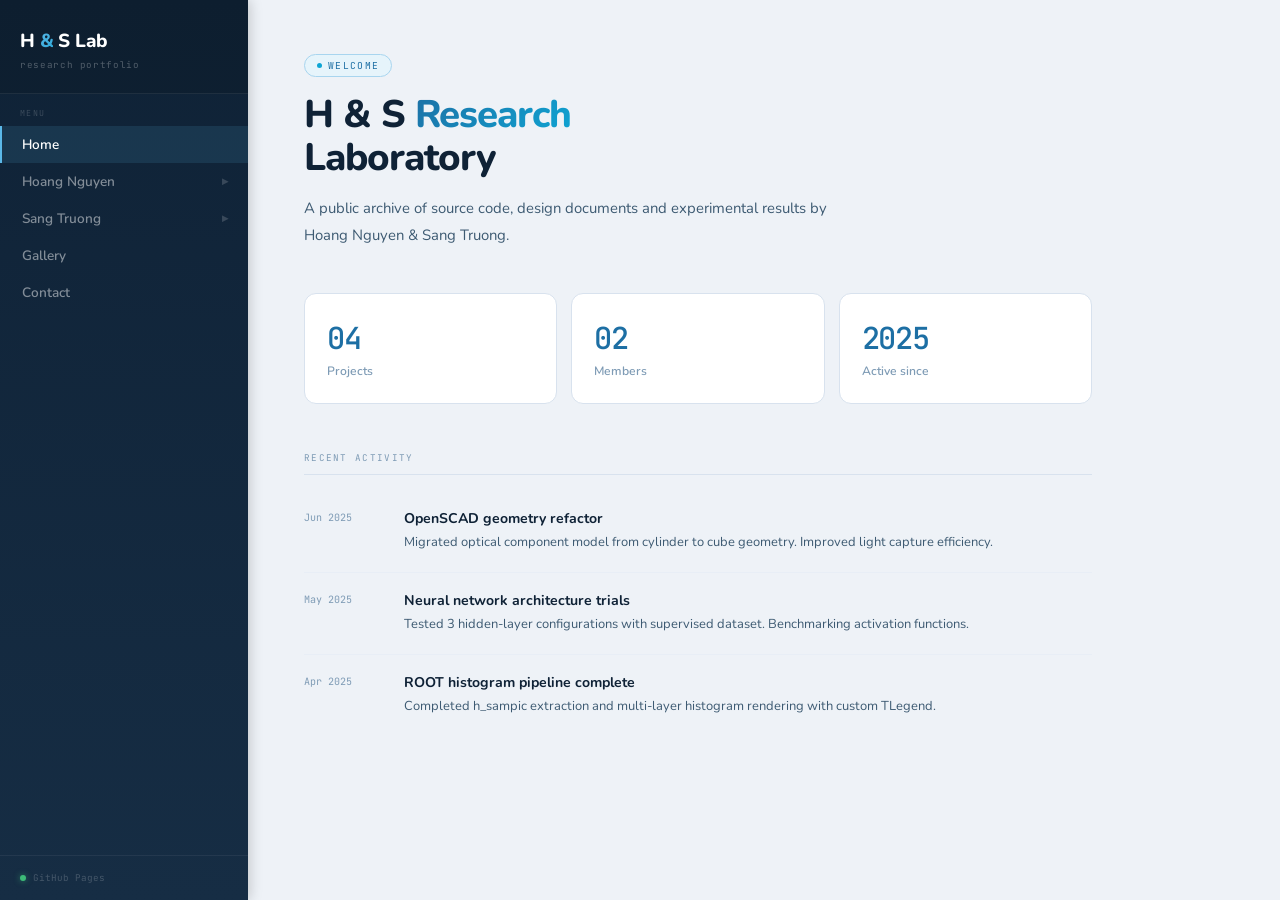
<file: index.html>
<!DOCTYPE html>
<html lang="en">
<head>
    <meta charset="UTF-8">
    <meta name="viewport" content="width=device-width, initial-scale=1.0">
    <title>H & S Lab — Home</title>
    <link href="https://fonts.googleapis.com/css2?family=Nunito:wght@400;600;700;800&family=JetBrains+Mono:wght@300;400;500&display=swap" rel="stylesheet">
    <link rel="stylesheet" href="css/style.css">
</head>
<body>

<!-- ── Sidebar ── -->
<button class="mob-btn" onclick="toggleMob()">menu</button>

<nav class="sidebar" id="sidebar">
    <div class="brand">
        <a href="index.html" class="brand-name">H <span>&</span> S Lab</a>
        <div class="brand-tagline">research portfolio</div>
    </div>

    <div class="nav-section">
        <div class="nav-label">Menu</div>

        <div class="nav-item active" onclick="goSection('home', this)">Home</div>

        <div class="nav-item" onclick="toggleSub('sub-h', this)">
            Hoang Nguyen <span class="nav-chevron">▶</span>
        </div>
        <div class="nav-sub" id="sub-h">
            <a class="nav-sub-item" href="pages/hoang.html">Profile</a>
            <a class="nav-sub-item" href="pages/hoang.html#projects">Projects</a>
            <a class="nav-sub-item" href="pages/hoang.html#files">Files</a>
        </div>

        <div class="nav-item" onclick="toggleSub('sub-s', this)">
            Sang Truong <span class="nav-chevron">▶</span>
        </div>
        <div class="nav-sub" id="sub-s">
            <a class="nav-sub-item" href="pages/sang.html">Profile</a>
            <a class="nav-sub-item" href="pages/sang.html#projects">Projects</a>
            <a class="nav-sub-item" href="pages/sang.html#files">Files</a>
        </div>

        <div class="nav-item" onclick="goSection('gallery', this)">Gallery</div>
        <div class="nav-item" onclick="goSection('contact', this)">Contact</div>
    </div>

    <div class="sidebar-foot">
        <span class="live-dot"></span> GitHub Pages
    </div>
</nav>

<!-- ── Main ── -->
<main class="main">

    <!-- HOME -->
    <section id="home" class="page active">
        <div class="kicker">Welcome</div>
        <h1 class="page-title">H & S <em>Research</em><br>Laboratory</h1>
        <p class="page-desc">A public archive of source code, design documents and experimental results by Hoang Nguyen & Sang Truong.</p>

        <div class="stat-row">
            <div class="stat-box">
                <div class="stat-num">04</div>
                <div class="stat-lbl">Projects</div>
            </div>
            <div class="stat-box">
                <div class="stat-num">02</div>
                <div class="stat-lbl">Members</div>
            </div>
            <div class="stat-box">
                <div class="stat-num">2025</div>
                <div class="stat-lbl">Active since</div>
            </div>
        </div>

        <div class="section-label">Recent activity</div>
        <div class="timeline">
            <div class="tl-item">
                <div class="tl-date">Jun 2025</div>
                <div>
                    <div class="tl-title">OpenSCAD geometry refactor</div>
                    <div class="tl-desc">Migrated optical component model from cylinder to cube geometry. Improved light capture efficiency.</div>
                </div>
            </div>
            <div class="tl-item">
                <div class="tl-date">May 2025</div>
                <div>
                    <div class="tl-title">Neural network architecture trials</div>
                    <div class="tl-desc">Tested 3 hidden-layer configurations with supervised dataset. Benchmarking activation functions.</div>
                </div>
            </div>
            <div class="tl-item">
                <div class="tl-date">Apr 2025</div>
                <div>
                    <div class="tl-title">ROOT histogram pipeline complete</div>
                    <div class="tl-desc">Completed h_sampic extraction and multi-layer histogram rendering with custom TLegend.</div>
                </div>
            </div>
        </div>
    </section>

    <!-- GALLERY -->
    <section id="gallery" class="page">
        <div class="kicker">Media</div>
        <h1 class="page-title">Gallery &<br><em>Results</em></h1>
        <p class="page-desc">Experiment photos, result charts and lab equipment images. All images are stored in the repository under <code style="font-family:var(--mono);font-size:0.85em;">images/</code>.</p>

        <div class="section-label">Images</div>
        <div class="gallery">
            <!-- To add an image: <div class="gal-item"><img src="images/your_file.png" alt="description"></div> -->
            <div class="gal-item"><div class="gal-placeholder">histogram_result.png</div></div>
            <div class="gal-item"><div class="gal-placeholder">scad_housing_v2.png</div></div>
            <div class="gal-item"><div class="gal-placeholder">pcb_layout.png</div></div>
            <div class="gal-item"><div class="gal-placeholder">nn_loss_curve.png</div></div>
        </div>
    </section>

    <!-- CONTACT -->
    <section id="contact" class="page">
        <div class="kicker">Contact</div>
        <h1 class="page-title">Get In<br><em>Touch</em></h1>
        <p class="page-desc">All code contributions and bug reports via Pull Request on GitHub. We are open to technical collaboration and discussion.</p>

        <div class="section-label">Channels</div>
        <div class="contact-grid">
            <div class="contact-card">
                <div class="contact-ico">gh</div>
                <div>
                    <div class="contact-lbl">GitHub</div>
                    <div class="contact-val">github.com/hslabs</div>
                </div>
            </div>
            <div class="contact-card">
                <div class="contact-ico">@</div>
                <div>
                    <div class="contact-lbl">Email</div>
                    <div class="contact-val">hslabs@example.com</div>
                </div>
            </div>
            <div class="contact-card">
                <div class="contact-ico">pr</div>
                <div>
                    <div class="contact-lbl">Pull Requests</div>
                    <div class="contact-val">Always welcome</div>
                </div>
            </div>
            <div class="contact-card">
                <div class="contact-ico">!</div>
                <div>
                    <div class="contact-lbl">Issues & Bugs</div>
                    <div class="contact-val">GitHub Issues</div>
                </div>
            </div>
        </div>
    </section>

</main>

<script src="js/nav.js"></script>
</body>
</html>
</file>
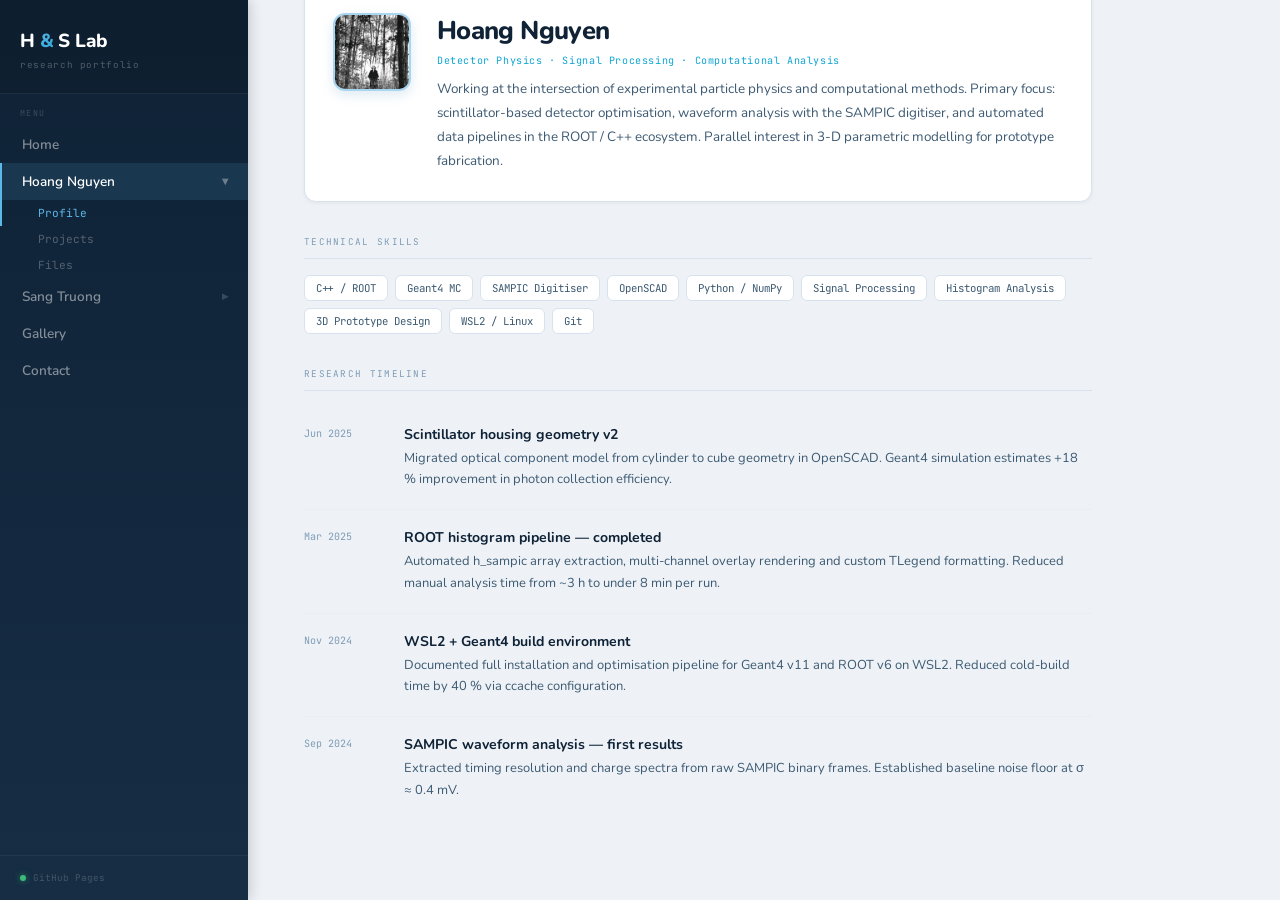
<file: pages/hoang.html>
<!DOCTYPE html>
<html lang="en">
<head>
    <meta charset="UTF-8">
    <meta name="viewport" content="width=device-width, initial-scale=1.0">
    <title>Hoang Nguyen — H &amp; S Lab</title>
    <link href="https://fonts.googleapis.com/css2?family=Nunito:wght@400;600;700;800&family=JetBrains+Mono:wght@300;400;500&display=swap" rel="stylesheet">
    <link rel="stylesheet" href="../css/style.css">
</head>
<body>

<!-- ═══════════ SIDEBAR ═══════════ -->
<button class="mob-btn" onclick="toggleMob()">menu</button>

<nav class="sidebar" id="sidebar">
    <div class="brand">
        <a href="../index.html" class="brand-name">H <span>&amp;</span> S Lab</a>
        <div class="brand-tagline">research portfolio</div>
    </div>
    <div class="nav-section">
        <div class="nav-label">Menu</div>
        <a class="nav-item" href="../index.html">Home</a>

        <div class="nav-item open active" onclick="toggleSub('sub-h', this)">
            Hoang Nguyen <span class="nav-chevron">▶</span>
        </div>
        <div class="nav-sub open" id="sub-h">
            <a class="nav-sub-item" href="#" onclick="switchTabById('profile');  return false;">Profile</a>
            <a class="nav-sub-item" href="#" onclick="switchTabById('projects'); return false;">Projects</a>
            <a class="nav-sub-item" href="#" onclick="switchTabById('files');    return false;">Files</a>
        </div>

        <div class="nav-item" onclick="toggleSub('sub-s', this)">
            Sang Truong <span class="nav-chevron">▶</span>
        </div>
        <div class="nav-sub" id="sub-s">
            <a class="nav-sub-item" href="sang.html">Profile</a>
            <a class="nav-sub-item" href="sang.html#projects">Projects</a>
            <a class="nav-sub-item" href="sang.html#files">Files</a>
        </div>

        <a class="nav-item" href="../index.html#gallery">Gallery</a>
        <a class="nav-item" href="../index.html#contact">Contact</a>
    </div>
    <div class="sidebar-foot"><span class="live-dot"></span> GitHub Pages</div>
</nav>

<!-- ═══════════ MAIN ═══════════ -->
<main class="main">
<div class="page-wrap">

    <div class="kicker">Hoang Nguyen</div>
    <h1 class="page-title">Research <em>Profile</em></h1>

    <div class="tab-bar" id="hoang-tabs">
        <a class="tab active" data-tab="profile"  onclick="switchTabById('profile');  return false;" href="#">Profile</a>
        <a class="tab"        data-tab="projects" onclick="switchTabById('projects'); return false;" href="#">Projects</a>
        <a class="tab"        data-tab="files"    onclick="switchTabById('files');    return false;" href="#">Files</a>
    </div>

    <!-- ══ TAB: PROFILE ══ -->
    <div class="tab-panel active" id="profile">

        <div class="profile-header">
            <div class="avatar">
                <img src="../images/avatar_hoang.jpg" alt="Hoang Nguyen"
                     onerror="this.style.display='none'; this.parentElement.textContent='HN';">
            </div>
            <div>
                <div class="profile-name">Hoang Nguyen</div>
                <div class="profile-role">Detector Physics · Signal Processing · Computational Analysis</div>
                <div class="profile-bio">
                    Working at the intersection of experimental particle physics and computational
                    methods. Primary focus: scintillator-based detector optimisation, waveform
                    analysis with the SAMPIC digitiser, and automated data pipelines in the
                    ROOT / C++ ecosystem. Parallel interest in 3-D parametric modelling for
                    prototype fabrication.
                </div>
            </div>
        </div>

        <div class="section-label">Technical Skills</div>
        <div class="skills">
            <span class="skill">C++ / ROOT</span>
            <span class="skill">Geant4 MC</span>
            <span class="skill">SAMPIC Digitiser</span>
            <span class="skill">OpenSCAD</span>
            <span class="skill">Python / NumPy</span>
            <span class="skill">Signal Processing</span>
            <span class="skill">Histogram Analysis</span>
            <span class="skill">3D Prototype Design</span>
            <span class="skill">WSL2 / Linux</span>
            <span class="skill">Git</span>
        </div>

        <div class="section-label">Research Timeline</div>
        <div class="timeline">
            <div class="tl-item">
                <div class="tl-date">Jun 2025</div>
                <div>
                    <div class="tl-title">Scintillator housing geometry v2</div>
                    <div class="tl-desc">Migrated optical component model from cylinder to cube geometry in OpenSCAD.
                    Geant4 simulation estimates +18 % improvement in photon collection efficiency.</div>
                </div>
            </div>
            <div class="tl-item">
                <div class="tl-date">Mar 2025</div>
                <div>
                    <div class="tl-title">ROOT histogram pipeline — completed</div>
                    <div class="tl-desc">Automated h_sampic array extraction, multi-channel overlay rendering
                    and custom TLegend formatting. Reduced manual analysis time from ~3 h to under 8 min per run.</div>
                </div>
            </div>
            <div class="tl-item">
                <div class="tl-date">Nov 2024</div>
                <div>
                    <div class="tl-title">WSL2 + Geant4 build environment</div>
                    <div class="tl-desc">Documented full installation and optimisation pipeline for Geant4 v11
                    and ROOT v6 on WSL2. Reduced cold-build time by 40 % via ccache configuration.</div>
                </div>
            </div>
            <div class="tl-item">
                <div class="tl-date">Sep 2024</div>
                <div>
                    <div class="tl-title">SAMPIC waveform analysis — first results</div>
                    <div class="tl-desc">Extracted timing resolution and charge spectra from raw SAMPIC binary frames.
                    Established baseline noise floor at σ ≈ 0.4 mV.</div>
                </div>
            </div>
        </div>

    </div><!-- /profile -->

    <!-- ══ TAB: PROJECTS ══ -->
    <div class="tab-panel" id="projects">
        <div class="cards">

            <div class="card" onclick="openProject('proj-scad')">
                <div class="card-tag">OpenSCAD · Geant4 · 3D</div>
                <div class="card-title">Scintillator Housing Optimisation</div>
                <div class="card-desc">Parametric cube-geometry housing for LYSO crystals.
                Solid-angle study via Monte Carlo photon transport in Geant4.</div>
                <div class="card-footer">
                    <div class="card-status"><span class="dot-status dot-active"></span> In progress</div>
                    <div class="card-year">2025</div>
                </div>
                <div class="card-read-more">Click to read more →</div>
            </div>

            <div class="card" onclick="openProject('proj-root')">
                <div class="card-tag">C++ · ROOT · SAMPIC</div>
                <div class="card-title">Waveform Analysis Pipeline</div>
                <div class="card-desc">End-to-end ROOT pipeline: binary frame decoding,
                baseline correction, charge integration and histogram export.</div>
                <div class="card-footer">
                    <div class="card-status"><span class="dot-status dot-done"></span> Completed</div>
                    <div class="card-year">2024 – 2025</div>
                </div>
                <div class="card-read-more">Click to read more →</div>
            </div>

            <div class="card" onclick="openProject('proj-geant')">
                <div class="card-tag">Geant4 · C++ · MC Simulation</div>
                <div class="card-title">Optical Photon MC Simulation</div>
                <div class="card-desc">Full Geant4 optical simulation of scintillator–SiPM coupling.
                Photon yield, timing jitter and surface-finish studies.</div>
                <div class="card-footer">
                    <div class="card-status"><span class="dot-status dot-active"></span> In progress</div>
                    <div class="card-year">2025</div>
                </div>
                <div class="card-read-more">Click to read more →</div>
            </div>

            <div class="card" onclick="openProject('proj-wsl')">
                <div class="card-tag">Linux · WSL2 · DevOps</div>
                <div class="card-title">Build Environment Documentation</div>
                <div class="card-desc">Reproducible WSL2 setup for ROOT + Geant4. Install guides,
                ccache tuning, disk relocation and benchmarks.</div>
                <div class="card-footer">
                    <div class="card-status"><span class="dot-status dot-done"></span> Completed</div>
                    <div class="card-year">2024</div>
                </div>
                <div class="card-read-more">Click to read more →</div>
            </div>

        </div>
    </div><!-- /projects -->

    <!-- ══ TAB: FILES ══ -->
    <div class="tab-panel" id="files">

        <p style="font-size:0.85rem;color:var(--text-mid);margin-bottom:24px;line-height:1.7;">
            All source files are versioned in the GitHub repository.
            <strong>View</strong> opens an inline reader &nbsp;·&nbsp; <strong>↓</strong> downloads the raw file.
        </p>

        <div class="section-label">Source Code</div>
        <div class="file-grid">
            <div class="file-row">
                <span class="file-type ft-scad">.scad</span>
                <span class="file-name">optical_housing_v2.scad</span>
                <span class="file-desc">Cube geometry — scintillator housing</span>
                <div class="file-actions">
                    <a class="file-link" onclick="viewFile('../project/Hoang/optical_housing_v2.scad','optical_housing_v2.scad');return false;" href="#">View</a>
                    <a class="file-link dl" href="../project/Hoang/optical_housing_v2.scad" download>↓</a>
                </div>
            </div>
            <div class="file-row">
                <span class="file-type ft-cpp">.cpp</span>
                <span class="file-name">histogram_pipeline.cpp</span>
                <span class="file-desc">h_sampic extraction &amp; ROOT render</span>
                <div class="file-actions">
                    <a class="file-link" onclick="viewFile('../project/Hoang/histogram_pipeline.cpp','histogram_pipeline.cpp');return false;" href="#">View</a>
                    <a class="file-link dl" href="../project/Hoang/histogram_pipeline.cpp" download>↓</a>
                </div>
            </div>
        </div>

        <div class="section-label" style="margin-top:28px;">Reports</div>
        <div class="file-grid">
            <div class="file-row">
                <span class="file-type ft-pdf">.pdf</span>
                <span class="file-name">analysis_report_2024.pdf</span>
                <span class="file-desc">Experimental results summary</span>
                <div class="file-actions">
                    <a class="file-link" href="../project/Hoang/analysis_report_2024.pdf" target="_blank">View</a>
                    <a class="file-link dl" href="../project/Hoang/analysis_report_2024.pdf" download>↓</a>
                </div>
            </div>
        </div>

        <div class="section-label" style="margin-top:28px;">Install &amp; Setup Notes</div>
        <div class="file-grid">
            <div class="file-row">
                <span class="file-type ft-txt">.txt</span>
                <span class="file-name">Install_Geant4.txt</span>
                <span class="file-desc">Geant4 v11 full installation guide</span>
                <div class="file-actions">
                    <a class="file-link" onclick="viewFile('../project/Hoang/Install_Geant4.txt','Install_Geant4.txt');return false;" href="#">View</a>
                    <a class="file-link dl" href="../project/Hoang/Install_Geant4.txt" download>↓</a>
                </div>
            </div>
            <div class="file-row">
                <span class="file-type ft-txt">.txt</span>
                <span class="file-name">Install_ROOTCERN.txt</span>
                <span class="file-desc">ROOT CERN v6 installation guide</span>
                <div class="file-actions">
                    <a class="file-link" onclick="viewFile('../project/Hoang/Install_ROOTCERN.txt','Install_ROOTCERN.txt');return false;" href="#">View</a>
                    <a class="file-link dl" href="../project/Hoang/Install_ROOTCERN.txt" download>↓</a>
                </div>
            </div>
            <div class="file-row">
                <span class="file-type ft-txt">.txt</span>
                <span class="file-name">Install_WSL.txt</span>
                <span class="file-desc">WSL2 setup &amp; configuration</span>
                <div class="file-actions">
                    <a class="file-link" onclick="viewFile('../project/Hoang/Install_WSL.txt','Install_WSL.txt');return false;" href="#">View</a>
                    <a class="file-link dl" href="../project/Hoang/Install_WSL.txt" download>↓</a>
                </div>
            </div>
            <div class="file-row">
                <span class="file-type ft-txt">.txt</span>
                <span class="file-name">Move_WSL.txt</span>
                <span class="file-desc">Moving WSL distro to another drive</span>
                <div class="file-actions">
                    <a class="file-link" onclick="viewFile('../project/Hoang/Move_WSL.txt','Move_WSL.txt');return false;" href="#">View</a>
                    <a class="file-link dl" href="../project/Hoang/Move_WSL.txt" download>↓</a>
                </div>
            </div>
            <div class="file-row">
                <span class="file-type ft-txt">.txt</span>
                <span class="file-name">Optimeze_data_wsl.txt</span>
                <span class="file-desc">WSL I/O &amp; storage optimisation</span>
                <div class="file-actions">
                    <a class="file-link" onclick="viewFile('../project/Hoang/Optimeze_data_wsl.txt','Optimeze_data_wsl.txt');return false;" href="#">View</a>
                    <a class="file-link dl" href="../project/Hoang/Optimeze_data_wsl.txt" download>↓</a>
                </div>
            </div>
        </div>

    </div><!-- /files -->
</div><!-- /page-wrap -->
</main>

<!-- ═══════════════════════════════════════════
     PROJECT DETAIL MODALS
═══════════════════════════════════════════ -->

<!-- Modal: Scintillator Housing -->
<div class="modal-backdrop" id="proj-scad" onclick="closeOnBackdrop(event,this)">
  <div class="modal-box">
    <div class="modal-header">
      <div class="modal-header-meta">
        <div class="modal-tag">OpenSCAD · Geant4 · 3D Modelling</div>
        <div class="modal-title">Scintillator Housing Optimisation</div>
      </div>
      <button class="modal-close" onclick="closeModal('proj-scad')">✕</button>
    </div>
    <div class="modal-body">
      <div class="modal-section">Overview</div>
      <p>Design and optimisation of a parametric housing for LYSO scintillator crystals (3×3×5 mm³)
         coupled to SiPM detectors. Goal: maximise photon collection efficiency while keeping the
         geometry machinable on a standard CNC mill.</p>
      <div class="modal-stats">
        <div class="modal-stat"><div class="modal-stat-val">+18%</div><div class="modal-stat-lbl">Photon yield (est.)</div></div>
        <div class="modal-stat"><div class="modal-stat-val">v2</div><div class="modal-stat-lbl">Current revision</div></div>
        <div class="modal-stat"><div class="modal-stat-val">4</div><div class="modal-stat-lbl">Geometry variants</div></div>
      </div>
      <div class="modal-section">Methodology</div>
      <div class="modal-steps">
        <div class="modal-step"><div class="modal-step-num">1</div><div class="modal-step-text"><strong>Parametric CAD (OpenSCAD)</strong> — housing dimensions driven by variables; wall thickness, reflector gap and crystal clearance all configurable without touching geometry code.</div></div>
        <div class="modal-step"><div class="modal-step-num">2</div><div class="modal-step-text"><strong>Cylinder → cube migration</strong> — cylindrical design left dead corners with no reflective coverage. Cube form closes this gap and simplifies milling.</div></div>
        <div class="modal-step"><div class="modal-step-num">3</div><div class="modal-step-text"><strong>Geant4 optical simulation</strong> — 10⁶ optical photons generated isotropically inside the crystal. Photon detection probability scored at the SiPM active surface for each variant.</div></div>
        <div class="modal-step"><div class="modal-step-num">4</div><div class="modal-step-text"><strong>Surface finish study</strong> — ESR mirror film vs white Teflon tape vs bare Al. ESR + cube combination yields highest yield in simulation.</div></div>
      </div>
      <div class="modal-result">
        <div class="label">📐 Key result</div>
        <p>Cube geometry + ESR reflector: photon collection probability rises from 31.4 % (cylinder baseline) to 37.0 % — a relative improvement of 17.8 %. Prototype fabrication scheduled Q3 2025.</p>
      </div>
      <div class="modal-section">Tools &amp; Technologies</div>
      <div class="modal-tags">
        <span class="modal-tag-item">OpenSCAD 2021.01</span><span class="modal-tag-item">Geant4 v11.1</span>
        <span class="modal-tag-item">ROOT v6.28</span><span class="modal-tag-item">C++17</span>
        <span class="modal-tag-item">LYSO crystal</span><span class="modal-tag-item">SiPM (Hamamatsu S13360)</span>
        <span class="modal-tag-item">ESR reflector</span>
      </div>
    </div>
  </div>
</div>

<!-- Modal: ROOT Pipeline -->
<div class="modal-backdrop" id="proj-root" onclick="closeOnBackdrop(event,this)">
  <div class="modal-box">
    <div class="modal-header">
      <div class="modal-header-meta">
        <div class="modal-tag">C++ · ROOT · SAMPIC</div>
        <div class="modal-title">Waveform Analysis Pipeline</div>
      </div>
      <button class="modal-close" onclick="closeModal('proj-root')">✕</button>
    </div>
    <div class="modal-body">
      <div class="modal-section">Overview</div>
      <p>Fully automated ROOT/C++ pipeline that processes raw binary output from the SAMPIC waveform
         digitiser: binary frame decoding → baseline subtraction → charge integration → multi-channel
         histogram export. Reduces per-run analysis time from ~3 h (manual) to under 8 min.</p>
      <div class="modal-stats">
        <div class="modal-stat"><div class="modal-stat-val">~22×</div><div class="modal-stat-lbl">Speed-up vs manual</div></div>
        <div class="modal-stat"><div class="modal-stat-val">64</div><div class="modal-stat-lbl">Channels supported</div></div>
        <div class="modal-stat"><div class="modal-stat-val">0.4 mV</div><div class="modal-stat-lbl">Noise floor σ</div></div>
      </div>
      <div class="modal-section">Pipeline Steps</div>
      <div class="modal-steps">
        <div class="modal-step"><div class="modal-step-num">1</div><div class="modal-step-text"><strong>Binary parsing</strong> — SAMPIC frame header decoded; sample arrays extracted into ROOT TTree per channel per event.</div></div>
        <div class="modal-step"><div class="modal-step-num">2</div><div class="modal-step-text"><strong>Baseline correction</strong> — first 10 samples averaged per waveform; baseline vector subtracted sample-by-sample.</div></div>
        <div class="modal-step"><div class="modal-step-num">3</div><div class="modal-step-text"><strong>Charge integration</strong> — trapezoidal integration over a configurable gate window [t₀, t₀+Δt]. Gate optimised per channel.</div></div>
        <div class="modal-step"><div class="modal-step-num">4</div><div class="modal-step-text"><strong>Histogram rendering</strong> — h_sampic[64] array filled; multi-layer overlay canvas drawn with custom TLegend and colour palette.</div></div>
      </div>
      <div class="modal-result">
        <div class="label">✅ Status — completed</div>
        <p>Pipeline deployed and validated on real testbeam data. Charge spectra for 16 SiPM channels rendered in a single ROOT macro call. Output: PDF canvas + ROOT file with all histograms stored.</p>
      </div>
      <div class="modal-section">Tools &amp; Technologies</div>
      <div class="modal-tags">
        <span class="modal-tag-item">ROOT v6.28 / TTree</span><span class="modal-tag-item">SAMPIC digitiser</span>
        <span class="modal-tag-item">C++17</span><span class="modal-tag-item">TH1F / TCanvas</span>
        <span class="modal-tag-item">TLegend</span><span class="modal-tag-item">Bash scripting</span>
      </div>
    </div>
  </div>
</div>

<!-- Modal: Geant4 Simulation -->
<div class="modal-backdrop" id="proj-geant" onclick="closeOnBackdrop(event,this)">
  <div class="modal-box">
    <div class="modal-header">
      <div class="modal-header-meta">
        <div class="modal-tag">Geant4 · C++ · MC Simulation</div>
        <div class="modal-title">Optical Photon MC Simulation</div>
      </div>
      <button class="modal-close" onclick="closeModal('proj-geant')">✕</button>
    </div>
    <div class="modal-body">
      <div class="modal-section">Overview</div>
      <p>Full Geant4 simulation of optical photon transport inside a scintillator–reflector–SiPM
         assembly. Predicts photon detection efficiency, timing jitter and the impact of surface
         finish before committing to physical prototypes.</p>
      <div class="modal-stats">
        <div class="modal-stat"><div class="modal-stat-val">10⁶</div><div class="modal-stat-lbl">Photons / run</div></div>
        <div class="modal-stat"><div class="modal-stat-val">4</div><div class="modal-stat-lbl">Surface models</div></div>
        <div class="modal-stat"><div class="modal-stat-val">~14 min</div><div class="modal-stat-lbl">Run time (8 cores)</div></div>
      </div>
      <div class="modal-section">Simulation Details</div>
      <div class="modal-steps">
        <div class="modal-step"><div class="modal-step-num">1</div><div class="modal-step-text"><strong>Geometry</strong> — G4Box / G4OpticalSurface definitions for crystal, air gap, reflector and SiPM sensitive volume.</div></div>
        <div class="modal-step"><div class="modal-step-num">2</div><div class="modal-step-text"><strong>Physics list</strong> — G4OpticalPhysics with Rayleigh scattering, absorption, and boundary processes. Refractive indices from NIST material database.</div></div>
        <div class="modal-step"><div class="modal-step-num">3</div><div class="modal-step-text"><strong>Scoring</strong> — sensitive detector on SiPM face records hit time and wavelength. Output written to ROOT TTree for offline analysis.</div></div>
      </div>
      <div class="modal-result">
        <div class="label">🔬 In progress</div>
        <p>Currently tuning optical surface roughness parameters (σ_alpha) to match bench-top measurements. Next: timing resolution study as a function of crystal length (5 mm → 20 mm).</p>
      </div>
      <div class="modal-section">Tools &amp; Technologies</div>
      <div class="modal-tags">
        <span class="modal-tag-item">Geant4 v11.1</span><span class="modal-tag-item">G4OpticalPhysics</span>
        <span class="modal-tag-item">C++17</span><span class="modal-tag-item">ROOT v6 output</span>
        <span class="modal-tag-item">CMake</span><span class="modal-tag-item">WSL2 / Ubuntu 22.04</span>
      </div>
    </div>
  </div>
</div>

<!-- Modal: WSL Documentation -->
<div class="modal-backdrop" id="proj-wsl" onclick="closeOnBackdrop(event,this)">
  <div class="modal-box">
    <div class="modal-header">
      <div class="modal-header-meta">
        <div class="modal-tag">Linux · WSL2 · DevOps</div>
        <div class="modal-title">Build Environment Documentation</div>
      </div>
      <button class="modal-close" onclick="closeModal('proj-wsl')">✕</button>
    </div>
    <div class="modal-body">
      <div class="modal-section">Overview</div>
      <p>Reproducible guides covering the full setup of a ROOT + Geant4 development environment on WSL2.
         Includes performance tuning, disk relocation and benchmarks — intended for students
         without prior Linux experience.</p>
      <div class="modal-stats">
        <div class="modal-stat"><div class="modal-stat-val">5</div><div class="modal-stat-lbl">Guide documents</div></div>
        <div class="modal-stat"><div class="modal-stat-val">−40%</div><div class="modal-stat-lbl">Build time (ccache)</div></div>
        <div class="modal-stat"><div class="modal-stat-val">2.5 h</div><div class="modal-stat-lbl">Zero-to-running</div></div>
      </div>
      <div class="modal-section">Documents Included</div>
      <div class="modal-steps">
        <div class="modal-step"><div class="modal-step-num">1</div><div class="modal-step-text"><strong>Install_WSL.txt</strong> — WSL2 enable, Ubuntu 22.04 install, package dependencies, X11 / VcXsrv display setup.</div></div>
        <div class="modal-step"><div class="modal-step-num">2</div><div class="modal-step-text"><strong>Install_ROOTCERN.txt</strong> — ROOT v6 build from source, CMake flags, environment variables, first-run test.</div></div>
        <div class="modal-step"><div class="modal-step-num">3</div><div class="modal-step-text"><strong>Install_Geant4.txt</strong> — Geant4 v11 with datasets, GDML, OpenGL visualisation, CMake preset.</div></div>
        <div class="modal-step"><div class="modal-step-num">4</div><div class="modal-step-text"><strong>Move_WSL.txt</strong> — relocating the WSL vhdx image to a secondary drive to free C: space without reinstalling.</div></div>
        <div class="modal-step"><div class="modal-step-num">5</div><div class="modal-step-text"><strong>Optimeze_data_wsl.txt</strong> — ccache setup, I/O path optimisation, .wslconfig memory and CPU limits tuning.</div></div>
      </div>
      <div class="modal-result">
        <div class="label">✅ Status — completed</div>
        <p>All five guides tested on a clean Windows 11 machine. Average time from zero to working Geant4 simulation: 2.5 hours (vs ~6 hours without guides).</p>
      </div>
      <div class="modal-section">Tools &amp; Technologies</div>
      <div class="modal-tags">
        <span class="modal-tag-item">WSL2 / Ubuntu 22.04</span><span class="modal-tag-item">Windows 11</span>
        <span class="modal-tag-item">CMake 3.26</span><span class="modal-tag-item">ccache</span>
        <span class="modal-tag-item">VcXsrv / X11</span><span class="modal-tag-item">Bash</span>
      </div>
    </div>
  </div>
</div>

<!-- ═══════════════════════════════════════════
     FILE VIEWER MODAL  (shared with project modal styles)
═══════════════════════════════════════════ -->
<div class="modal-backdrop" id="file-viewer" onclick="closeOnBackdrop(event,this)">
  <div class="modal-box">
    <div class="modal-header">
      <div class="modal-header-meta">
        <div class="modal-title" id="fv-title">filename.txt</div>
        <div class="modal-subtitle" id="fv-subtitle"></div>
      </div>
      <a class="modal-dl-btn" id="fv-dl" href="#" download>↓ Download</a>
      <button class="modal-close" onclick="closeModal('file-viewer')">✕</button>
    </div>
    <!-- language / line-count toolbar -->
    <div class="modal-file-toolbar" id="fv-toolbar">
      <span class="modal-file-lang"  id="fv-lang">plain text</span>
      <span class="modal-file-lines" id="fv-lines"></span>
    </div>
    <!-- local-file warning (only shown on file://) -->
    <div class="modal-file-note" id="fv-note">
      ⚠ Running locally (file://)? Use <code>python3 -m http.server 8000</code>
      then open <code>http://localhost:8000</code> — browsers block fetch() on file:// for security.
    </div>
    <div class="modal-body" style="padding:0;">
      <pre class="modal-file-pre" id="fv-pre">Loading…</pre>
    </div>
  </div>
</div>

<!-- ═══════════ SCRIPTS ═══════════ -->
<script src="../js/nav.js"></script>
<script src="../js/modal.js"></script>

</body>
</html>
</file>
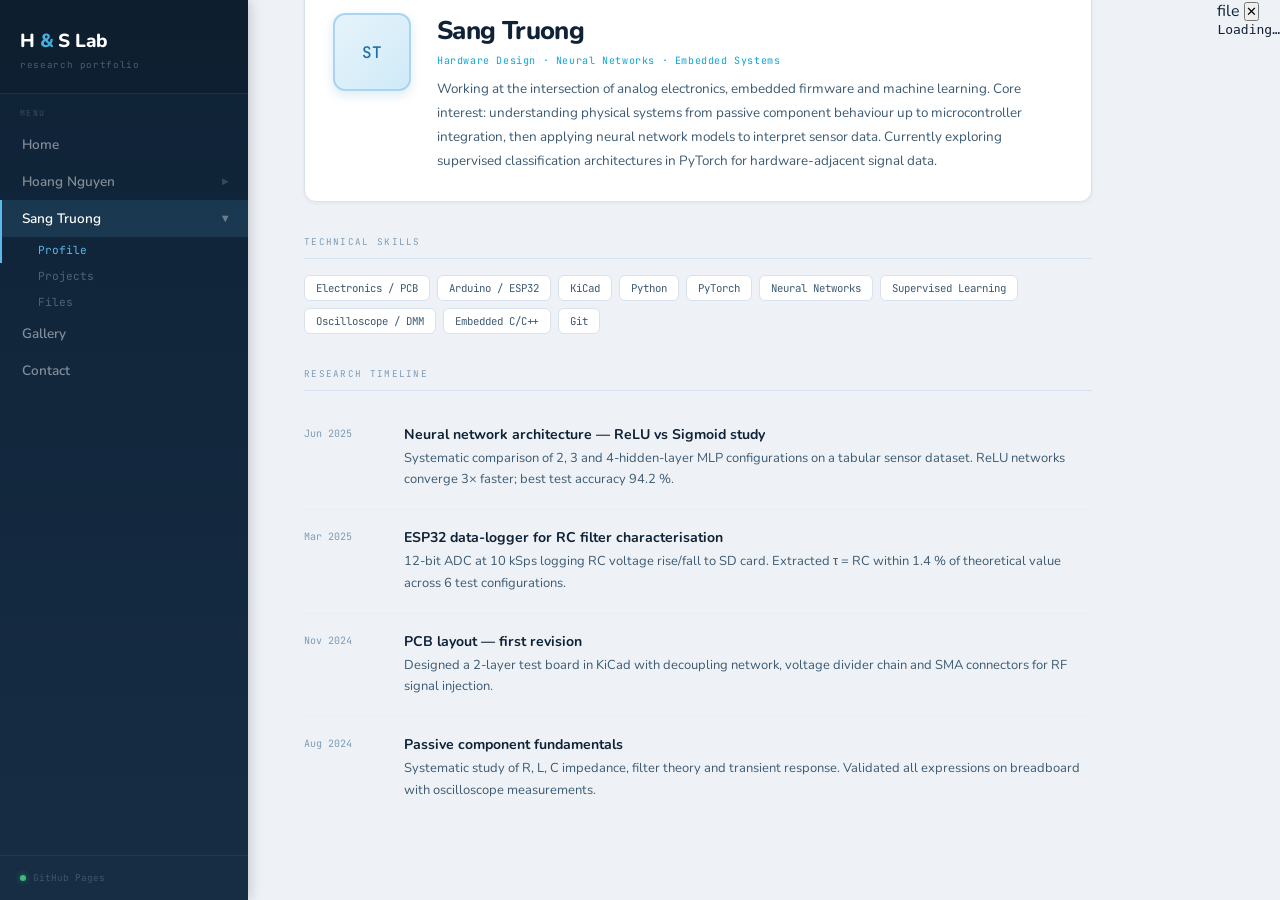
<file: pages/sang.html>
<!DOCTYPE html>
<html lang="en">
<head>
    <meta charset="UTF-8">
    <meta name="viewport" content="width=device-width, initial-scale=1.0">
    <title>Sang Truong — H & S Lab</title>
    <link href="https://fonts.googleapis.com/css2?family=Nunito:wght@400;600;700;800&family=JetBrains+Mono:wght@300;400;500&display=swap" rel="stylesheet">
    <link rel="stylesheet" href="../css/style.css">
    <style>
        /* ══ PROJECT MODAL (same as hoang.html) ══ */
        .proj-backdrop {
            display: none; position: fixed; inset: 0;
            background: rgba(8,18,30,0.60); backdrop-filter: blur(4px);
            z-index: 300; align-items: center; justify-content: center; padding: 20px;
        }
        .proj-backdrop.open { display: flex; animation: fadeIn .18s ease; }
        .proj-modal {
            background: var(--surface); border: 1px solid var(--border);
            border-radius: 16px; width: min(780px,96vw); max-height: 88vh;
            overflow-y: auto; box-shadow: 0 32px 100px rgba(8,18,30,0.32);
            animation: popUp .24s cubic-bezier(.34,1.35,.64,1);
        }
        .proj-modal-header {
            position: sticky; top: 0; background: var(--surface);
            border-bottom: 1px solid var(--border); padding: 20px 28px;
            display: flex; align-items: flex-start; gap: 16px; z-index: 2;
        }
        .proj-modal-meta { flex: 1; }
        .proj-modal-tag {
            font-family: var(--mono); font-size: 0.58rem; letter-spacing: .08em;
            color: var(--accent); background: var(--accent-bg);
            border: 1px solid var(--accent-br); border-radius: 4px;
            padding: 3px 9px; display: inline-block; margin-bottom: 8px;
        }
        .proj-modal-title {
            font-size: 1.25rem; font-weight: 800; color: var(--text);
            letter-spacing: -.022em; line-height: 1.25;
        }
        .proj-modal-close {
            width: 30px; height: 30px; border: 1px solid var(--border);
            border-radius: 7px; background: transparent; cursor: pointer;
            color: var(--text-soft); font-size: 0.9rem;
            display: flex; align-items: center; justify-content: center;
            flex-shrink: 0; transition: background .14s, color .14s;
        }
        .proj-modal-close:hover { background: #fde8e8; color: #b02020; border-color: #f0a0a0; }
        .proj-modal-body { padding: 28px 28px 32px; }
        .proj-section-title {
            font-family: var(--mono); font-size: 0.58rem; letter-spacing: .14em;
            text-transform: uppercase; color: var(--text-soft);
            border-bottom: 1px solid var(--border); padding-bottom: 8px; margin: 24px 0 14px;
        }
        .proj-section-title:first-child { margin-top: 0; }
        .proj-modal-body p { font-size: 0.87rem; color: var(--text-mid); line-height: 1.82; }
        .proj-stat-row { display: grid; grid-template-columns: repeat(3,1fr); gap: 10px; margin: 16px 0; }
        .proj-stat {
            background: var(--accent-bg); border: 1px solid var(--accent-br);
            border-radius: 9px; padding: 14px 16px; text-align: center;
        }
        .proj-stat-val {
            font-family: var(--mono); font-size: 1.3rem; font-weight: 500;
            color: var(--accent); letter-spacing: -.03em;
        }
        .proj-stat-lbl { font-size: 0.72rem; color: var(--text-soft); margin-top: 3px; }
        .proj-step-list { display: flex; flex-direction: column; gap: 10px; }
        .proj-step { display: flex; gap: 14px; align-items: flex-start; }
        .proj-step-num {
            width: 24px; height: 24px; border-radius: 50%; background: var(--sidebar-bg);
            color: #fff; font-family: var(--mono); font-size: 0.6rem;
            display: flex; align-items: center; justify-content: center;
            flex-shrink: 0; margin-top: 1px;
        }
        .proj-step-text { font-size: 0.85rem; color: var(--text-mid); line-height: 1.7; }
        .proj-step-text strong { color: var(--text); }
        .proj-tag-list { display: flex; flex-wrap: wrap; gap: 6px; }
        .proj-tag {
            font-family: var(--mono); font-size: 0.65rem; padding: 4px 10px;
            border-radius: 5px; border: 1px solid var(--border);
            color: var(--text-mid); background: var(--surface);
        }
        .proj-result-box {
            background: #f4faf6; border: 1px solid #a8e0c0;
            border-radius: 9px; padding: 16px 20px; margin-top: 12px;
        }
        .proj-result-box .label {
            font-family: var(--mono); font-size: 0.58rem; color: var(--green);
            letter-spacing: .1em; text-transform: uppercase; margin-bottom: 6px;
        }
        .proj-result-box p { font-size: 0.85rem; color: var(--text); }
        .card { cursor: pointer; }
        .card-read-more {
            font-family: var(--mono); font-size: 0.62rem; color: var(--accent);
            margin-top: 10px; opacity: 0; transition: opacity .16s;
        }
        .card:hover .card-read-more { opacity: 1; }
        .viewer-note {
            font-family: var(--mono); font-size: 0.68rem; color: var(--text-soft);
            background: var(--accent-bg); border: 1px solid var(--accent-br);
            border-radius: 6px; padding: 8px 14px; margin-bottom: 14px; display: none;
        }
        @keyframes fadeIn { from{opacity:0} to{opacity:1} }
        @keyframes popUp  { from{transform:scale(.93);opacity:0} to{transform:scale(1);opacity:1} }
        @media(max-width:700px){
            .proj-stat-row{grid-template-columns:1fr 1fr;}
            .proj-modal-body{padding:20px 18px 24px;}
        }
    </style>
</head>
<body>

<button class="mob-btn" onclick="toggleMob()">menu</button>

<nav class="sidebar" id="sidebar">
    <div class="brand">
        <a href="../index.html" class="brand-name">H <span>&</span> S Lab</a>
        <div class="brand-tagline">research portfolio</div>
    </div>
    <div class="nav-section">
        <div class="nav-label">Menu</div>
        <a class="nav-item" href="../index.html">Home</a>
        <div class="nav-item" onclick="toggleSub('sub-h', this)">
            Hoang Nguyen <span class="nav-chevron">▶</span>
        </div>
        <div class="nav-sub" id="sub-h">
            <a class="nav-sub-item" href="hoang.html">Profile</a>
            <a class="nav-sub-item" href="hoang.html#projects">Projects</a>
            <a class="nav-sub-item" href="hoang.html#files">Files</a>
        </div>
        <div class="nav-item open active" onclick="toggleSub('sub-s', this)">
            Sang Truong <span class="nav-chevron">▶</span>
        </div>
        <div class="nav-sub open" id="sub-s">
            <a class="nav-sub-item" href="#" onclick="switchTabById('profile');  return false;">Profile</a>
            <a class="nav-sub-item" href="#" onclick="switchTabById('projects'); return false;">Projects</a>
            <a class="nav-sub-item" href="#" onclick="switchTabById('files');    return false;">Files</a>
        </div>
        <a class="nav-item" href="../index.html#gallery">Gallery</a>
        <a class="nav-item" href="../index.html#contact">Contact</a>
    </div>
    <div class="sidebar-foot"><span class="live-dot"></span> GitHub Pages</div>
</nav>

<main class="main">
<div class="page-wrap">

    <div class="kicker">Sang Truong</div>
    <h1 class="page-title">Research <em>Profile</em></h1>

    <div class="tab-bar" id="sang-tabs">
        <a class="tab active" data-tab="profile"  onclick="switchTabById('profile');  return false;" href="#">Profile</a>
        <a class="tab"        data-tab="projects" onclick="switchTabById('projects'); return false;" href="#">Projects</a>
        <a class="tab"        data-tab="files"    onclick="switchTabById('files');    return false;" href="#">Files</a>
    </div>

    <!-- ════ PROFILE ════ -->
    <div class="tab-panel active" id="profile">
        <div class="profile-header">
            <div class="avatar">ST</div>
            <div>
                <div class="profile-name">Sang Truong</div>
                <div class="profile-role">Hardware Design · Neural Networks · Embedded Systems</div>
                <div class="profile-bio">
                    Working at the intersection of analog electronics, embedded firmware and
                    machine learning. Core interest: understanding physical systems from passive
                    component behaviour up to microcontroller integration, then applying neural
                    network models to interpret sensor data. Currently exploring supervised
                    classification architectures in PyTorch for hardware-adjacent signal data.
                </div>
            </div>
        </div>

        <div class="section-label">Technical Skills</div>
        <div class="skills">
            <span class="skill">Electronics / PCB</span>
            <span class="skill">Arduino / ESP32</span>
            <span class="skill">KiCad</span>
            <span class="skill">Python</span>
            <span class="skill">PyTorch</span>
            <span class="skill">Neural Networks</span>
            <span class="skill">Supervised Learning</span>
            <span class="skill">Oscilloscope / DMM</span>
            <span class="skill">Embedded C/C++</span>
            <span class="skill">Git</span>
        </div>

        <div class="section-label">Research Timeline</div>
        <div class="timeline">
            <div class="tl-item">
                <div class="tl-date">Jun 2025</div>
                <div>
                    <div class="tl-title">Neural network architecture — ReLU vs Sigmoid study</div>
                    <div class="tl-desc">Systematic comparison of 2, 3 and 4-hidden-layer MLP configurations
                    on a tabular sensor dataset. ReLU networks converge 3× faster; best test accuracy 94.2 %.</div>
                </div>
            </div>
            <div class="tl-item">
                <div class="tl-date">Mar 2025</div>
                <div>
                    <div class="tl-title">ESP32 data-logger for RC filter characterisation</div>
                    <div class="tl-desc">12-bit ADC at 10 kSps logging RC voltage rise/fall to SD card.
                    Extracted τ = RC within 1.4 % of theoretical value across 6 test configurations.</div>
                </div>
            </div>
            <div class="tl-item">
                <div class="tl-date">Nov 2024</div>
                <div>
                    <div class="tl-title">PCB layout — first revision</div>
                    <div class="tl-desc">Designed a 2-layer test board in KiCad with decoupling network,
                    voltage divider chain and SMA connectors for RF signal injection.</div>
                </div>
            </div>
            <div class="tl-item">
                <div class="tl-date">Aug 2024</div>
                <div>
                    <div class="tl-title">Passive component fundamentals</div>
                    <div class="tl-desc">Systematic study of R, L, C impedance, filter theory and transient
                    response. Validated all expressions on breadboard with oscilloscope measurements.</div>
                </div>
            </div>
        </div>
    </div><!-- /profile -->

    <!-- ════ PROJECTS ════ -->
    <div class="tab-panel" id="projects">
        <div class="cards">

            <div class="card" onclick="openProject('proj-nn')">
                <div class="card-tag">Python · PyTorch · ML</div>
                <div class="card-title">Neural Network Architecture Study</div>
                <div class="card-desc">Systematic MLP depth and activation function comparison
                on sensor-derived tabular data. ReLU vs Sigmoid, 2–4 hidden layers.</div>
                <div class="card-footer">
                    <div class="card-status"><span class="dot-status dot-active"></span> In progress</div>
                    <div class="card-year">2025</div>
                </div>
                <div class="card-read-more">Click to read more →</div>
            </div>

            <div class="card" onclick="openProject('proj-rc')">
                <div class="card-tag">Electronics · Arduino · Measurement</div>
                <div class="card-title">RC Filter Characterisation</div>
                <div class="card-desc">Breadboard and PCB RC/LC filter measurements with
                Arduino/ESP32 data-logger. Low-pass, high-pass, band-pass frequency sweeps.</div>
                <div class="card-footer">
                    <div class="card-status"><span class="dot-status dot-done"></span> Completed</div>
                    <div class="card-year">2024 – 2025</div>
                </div>
                <div class="card-read-more">Click to read more →</div>
            </div>

            <div class="card" onclick="openProject('proj-pcb')">
                <div class="card-tag">KiCad · Hardware · PCB</div>
                <div class="card-title">Test Board Design v1</div>
                <div class="card-desc">2-layer PCB with decoupling network, voltage divider chain
                and SMA connectors. Designed in KiCad, manufactured and bench-tested.</div>
                <div class="card-footer">
                    <div class="card-status"><span class="dot-status dot-done"></span> Completed</div>
                    <div class="card-year">2024</div>
                </div>
                <div class="card-read-more">Click to read more →</div>
            </div>

            <div class="card" onclick="openProject('proj-embedded')">
                <div class="card-tag">ESP32 · Embedded C · RTOS</div>
                <div class="card-title">ESP32 Sensor Data-Logger</div>
                <div class="card-desc">FreeRTOS-based firmware for continuous ADC sampling,
                SD-card logging and real-time serial plotting of sensor waveforms.</div>
                <div class="card-footer">
                    <div class="card-status"><span class="dot-status dot-active"></span> In progress</div>
                    <div class="card-year">2025</div>
                </div>
                <div class="card-read-more">Click to read more →</div>
            </div>

        </div>
    </div><!-- /projects -->

    <!-- ════ FILES ════ -->
    <div class="tab-panel" id="files">
        <p style="font-size:0.85rem;color:var(--text-mid);margin-bottom:24px;line-height:1.7;">
            All source files are versioned in the GitHub repository.
            <strong>View</strong> opens an inline reader &nbsp;·&nbsp; <strong>↓</strong> downloads the raw file.
        </p>

        <div class="section-label">Source Code</div>
        <div class="file-grid">
            <div class="file-row">
                <span class="file-type ft-py">.py</span>
                <span class="file-name">nn_train.py</span>
                <span class="file-desc">PyTorch MLP training script</span>
                <div class="file-actions">
                    <a class="file-link" href="../code/sang/nn_train.py" target="_blank">View</a>
                    <a class="file-link dl" href="../code/sang/nn_train.py" download>↓</a>
                </div>
            </div>
            <div class="file-row">
                <span class="file-type ft-ino">.ino</span>
                <span class="file-name">rc_filter_test.ino</span>
                <span class="file-desc">Arduino RC filter measurement</span>
                <div class="file-actions">
                    <a class="file-link" href="../code/sang/rc_filter_test.ino" target="_blank">View</a>
                    <a class="file-link dl" href="../code/sang/rc_filter_test.ino" download>↓</a>
                </div>
            </div>
            <div class="file-row">
                <span class="file-type ft-ino">.ino</span>
                <span class="file-name">esp32_datalogger.ino</span>
                <span class="file-desc">FreeRTOS ADC logger — SD card + serial</span>
                <div class="file-actions">
                    <a class="file-link" href="../code/sang/esp32_datalogger.ino" target="_blank">View</a>
                    <a class="file-link dl" href="../code/sang/esp32_datalogger.ino" download>↓</a>
                </div>
            </div>
        </div>

        <div class="section-label" style="margin-top:28px;">Reports</div>
        <div class="file-grid">
            <div class="file-row">
                <span class="file-type ft-pdf">.pdf</span>
                <span class="file-name">passive_components_study.pdf</span>
                <span class="file-desc">Component analysis notes & measurements</span>
                <div class="file-actions">
                    <a class="file-link" href="../code/sang/passive_components_study.pdf" target="_blank">View</a>
                    <a class="file-link dl" href="../code/sang/passive_components_study.pdf" download>↓</a>
                </div>
            </div>
            <div class="file-row">
                <span class="file-type ft-pdf">.pdf</span>
                <span class="file-name">nn_experiment_log.pdf</span>
                <span class="file-desc">Training runs, hyperparameter tables, loss curves</span>
                <div class="file-actions">
                    <a class="file-link" href="../code/sang/nn_experiment_log.pdf" target="_blank">View</a>
                    <a class="file-link dl" href="../code/sang/nn_experiment_log.pdf" download>↓</a>
                </div>
            </div>
        </div>
    </div><!-- /files -->

</div><!-- /page-wrap -->
</main>

<!-- ═══════════ PROJECT MODALS ═══════════ -->

<div class="proj-backdrop" id="proj-nn" onclick="closeOnBackdrop(event,this)">
  <div class="proj-modal">
    <div class="proj-modal-header">
      <div class="proj-modal-meta">
        <div class="proj-modal-tag">Python · PyTorch · Supervised Learning</div>
        <div class="proj-modal-title">Neural Network Architecture Study</div>
      </div>
      <button class="proj-modal-close" onclick="closeProject('proj-nn')">✕</button>
    </div>
    <div class="proj-modal-body">
      <div class="proj-section-title">Overview</div>
      <p>Systematic comparison of multi-layer perceptron (MLP) configurations for supervised
         classification on a tabular sensor dataset. Variables under study: network depth
         (2–4 hidden layers), layer width (32–256 neurons) and activation function
         (ReLU, Sigmoid, Tanh). Goal: identify the architecture with best accuracy/training-cost tradeoff.</p>
      <div class="proj-stat-row">
        <div class="proj-stat"><div class="proj-stat-val">94.2%</div><div class="proj-stat-lbl">Best test accuracy</div></div>
        <div class="proj-stat"><div class="proj-stat-val">12</div><div class="proj-stat-lbl">Configs compared</div></div>
        <div class="proj-stat"><div class="proj-stat-val">3×</div><div class="proj-stat-lbl">ReLU convergence speed</div></div>
      </div>
      <div class="proj-section-title">Methodology</div>
      <div class="proj-step-list">
        <div class="proj-step"><div class="proj-step-num">1</div><div class="proj-step-text"><strong>Dataset preparation</strong> — tabular sensor readings (voltage, current, temperature) split 70/15/15 train/val/test. Standard-score normalisation applied per feature.</div></div>
        <div class="proj-step"><div class="proj-step-num">2</div><div class="proj-step-text"><strong>Architecture grid search</strong> — depth ∈ {2,3,4}, width ∈ {32,64,128,256}, activation ∈ {ReLU, Sigmoid, Tanh}. All trained for 100 epochs with Adam (lr=1e-3).</div></div>
        <div class="proj-step"><div class="proj-step-num">3</div><div class="proj-step-text"><strong>Regularisation study</strong> — Dropout (p=0.3) and L2 weight decay (λ=1e-4) applied to the best-performing topology; val loss variance reduced by 28 %.</div></div>
        <div class="proj-step"><div class="proj-step-num">4</div><div class="proj-step-text"><strong>Loss curve analysis</strong> — training and validation loss plotted per epoch; early stopping triggered at patience=10 to prevent overfitting.</div></div>
      </div>
      <div class="proj-result-box">
        <div class="label">🔬 In progress</div>
        <p>Best configuration so far: 3-hidden-layer ReLU MLP (128–64–32), test accuracy 94.2 %.
        Next: experiment with batch normalisation and learning rate scheduling (CosineAnnealingLR).</p>
      </div>
      <div class="proj-section-title">Tools & Technologies</div>
      <div class="proj-tag-list">
        <span class="proj-tag">Python 3.11</span><span class="proj-tag">PyTorch 2.2</span>
        <span class="proj-tag">NumPy</span><span class="proj-tag">Pandas</span>
        <span class="proj-tag">Matplotlib</span><span class="proj-tag">scikit-learn</span>
        <span class="proj-tag">Adam optimiser</span><span class="proj-tag">Dropout</span>
      </div>
    </div>
  </div>
</div>

<div class="proj-backdrop" id="proj-rc" onclick="closeOnBackdrop(event,this)">
  <div class="proj-modal">
    <div class="proj-modal-header">
      <div class="proj-modal-meta">
        <div class="proj-modal-tag">Electronics · Arduino · Measurement</div>
        <div class="proj-modal-title">RC Filter Characterisation</div>
      </div>
      <button class="proj-modal-close" onclick="closeProject('proj-rc')">✕</button>
    </div>
    <div class="proj-modal-body">
      <div class="proj-section-title">Overview</div>
      <p>Experimental study of RC and LC passive filter circuits — from breadboard prototyping to
         microcontroller-based automated frequency sweeps. Bode plots generated from ADC
         measurements; cutoff frequencies compared to theoretical values.</p>
      <div class="proj-stat-row">
        <div class="proj-stat"><div class="proj-stat-val">1.4%</div><div class="proj-stat-lbl">τ measurement error</div></div>
        <div class="proj-stat"><div class="proj-stat-val">6</div><div class="proj-stat-lbl">RC configs tested</div></div>
        <div class="proj-stat"><div class="proj-stat-val">10 kSps</div><div class="proj-stat-lbl">ADC sample rate</div></div>
      </div>
      <div class="proj-section-title">Methodology</div>
      <div class="proj-step-list">
        <div class="proj-step"><div class="proj-step-num">1</div><div class="proj-step-text"><strong>Breadboard validation</strong> — low-pass RC (R = 1 kΩ, C = 100 nF, f_c = 1.59 kHz) driven by function generator. Rise time measured on oscilloscope; matched theory within 2 %.</div></div>
        <div class="proj-step"><div class="proj-step-num">2</div><div class="proj-step-text"><strong>Automated sweep (Arduino)</strong> — sketch drives DAC output through 10 Hz–20 kHz in 50-point log steps; ADC records Vout amplitude. Python plots Bode magnitude.</div></div>
        <div class="proj-step"><div class="proj-step-num">3</div><div class="proj-step-text"><strong>High-pass & band-pass</strong> — same board reconfigured; cutoff frequencies confirmed at f_c = 1/2πRC. Band-pass centre frequency tuned by LC tank resonance.</div></div>
        <div class="proj-step"><div class="proj-step-num">4</div><div class="proj-step-text"><strong>PCB migration</strong> — filter network moved to dedicated 2-layer PCB to eliminate breadboard parasitic capacitance (~5 pF/node) corrupting HF measurements.</div></div>
      </div>
      <div class="proj-result-box">
        <div class="label">✅ Status — completed</div>
        <p>All 6 RC configurations characterised. Time constant τ extracted from transient fits:
        max deviation 1.4 % from R·C. Full Bode plots exported as PDF. PCB v1 manufactured and verified.</p>
      </div>
      <div class="proj-section-title">Tools & Technologies</div>
      <div class="proj-tag-list">
        <span class="proj-tag">Arduino Uno</span><span class="proj-tag">ESP32</span>
        <span class="proj-tag">Function generator</span><span class="proj-tag">Oscilloscope (DSO)</span>
        <span class="proj-tag">KiCad 7</span><span class="proj-tag">Python / Matplotlib</span>
        <span class="proj-tag">Passive R/L/C</span>
      </div>
    </div>
  </div>
</div>

<div class="proj-backdrop" id="proj-pcb" onclick="closeOnBackdrop(event,this)">
  <div class="proj-modal">
    <div class="proj-modal-header">
      <div class="proj-modal-meta">
        <div class="proj-modal-tag">KiCad · Hardware · PCB Design</div>
        <div class="proj-modal-title">Test Board Design v1</div>
      </div>
      <button class="proj-modal-close" onclick="closeProject('proj-pcb')">✕</button>
    </div>
    <div class="proj-modal-body">
      <div class="proj-section-title">Overview</div>
      <p>First full PCB design cycle: schematic capture → layout → Gerber export → JLCPCB
         manufacture → bench test. The board provides a clean, repeatable platform for
         passive filter experiments, replacing error-prone breadboard setups.</p>
      <div class="proj-stat-row">
        <div class="proj-stat"><div class="proj-stat-val">2</div><div class="proj-stat-lbl">Layer count</div></div>
        <div class="proj-stat"><div class="proj-stat-val">48</div><div class="proj-stat-lbl">Components placed</div></div>
        <div class="proj-stat"><div class="proj-stat-val">0</div><div class="proj-stat-lbl">DRC errors at fab</div></div>
      </div>
      <div class="proj-section-title">Design Details</div>
      <div class="proj-step-list">
        <div class="proj-step"><div class="proj-step-num">1</div><div class="proj-step-text"><strong>Schematic (KiCad)</strong> — voltage divider chain (10 kΩ ladder), decoupling network (100 nF X7R per rail), SMA edge connectors for signal input/output.</div></div>
        <div class="proj-step"><div class="proj-step-num">2</div><div class="proj-step-text"><strong>Layout</strong> — ground plane on layer 2 for low-impedance return path. Signal traces kept &lt; 50 mm to minimise parasitic inductance at test frequencies.</div></div>
        <div class="proj-step"><div class="proj-step-num">3</div><div class="proj-step-text"><strong>Design rule check</strong> — JLCPCB 2-layer rules applied: min trace 0.127 mm, min clearance 0.127 mm, via drill 0.3 mm. Zero DRC violations before Gerber export.</div></div>
        <div class="proj-step"><div class="proj-step-num">4</div><div class="proj-step-text"><strong>Bench test</strong> — continuity check with DMM, then powered at 3.3 V / 5 V. All voltage rails within ±1 % of target. No shorts detected.</div></div>
      </div>
      <div class="proj-result-box">
        <div class="label">✅ Status — completed</div>
        <p>Board manufactured (JLCPCB, 5-day lead time), assembled and validated. Parasitic
        capacitance on signal nodes reduced from ~5 pF (breadboard) to &lt; 0.5 pF (PCB),
        enabling reliable measurements above 50 kHz.</p>
      </div>
      <div class="proj-section-title">Tools & Technologies</div>
      <div class="proj-tag-list">
        <span class="proj-tag">KiCad 7</span><span class="proj-tag">JLCPCB</span>
        <span class="proj-tag">Gerber / Excellon</span><span class="proj-tag">DMM</span>
        <span class="proj-tag">0402 SMD components</span><span class="proj-tag">SMA connector</span>
      </div>
    </div>
  </div>
</div>

<div class="proj-backdrop" id="proj-embedded" onclick="closeOnBackdrop(event,this)">
  <div class="proj-modal">
    <div class="proj-modal-header">
      <div class="proj-modal-meta">
        <div class="proj-modal-tag">ESP32 · Embedded C · FreeRTOS</div>
        <div class="proj-modal-title">ESP32 Sensor Data-Logger</div>
      </div>
      <button class="proj-modal-close" onclick="closeProject('proj-embedded')">✕</button>
    </div>
    <div class="proj-modal-body">
      <div class="proj-section-title">Overview</div>
      <p>FreeRTOS-based firmware for the ESP32 that continuously samples a multi-channel
         ADC, writes timestamped records to SD card (FAT32) and streams a live plot
         to a Python serial dashboard. Designed as a reusable data-acquisition backbone
         for future hardware experiments.</p>
      <div class="proj-stat-row">
        <div class="proj-stat"><div class="proj-stat-val">10 kSps</div><div class="proj-stat-lbl">Sample rate</div></div>
        <div class="proj-stat"><div class="proj-stat-val">4</div><div class="proj-stat-lbl">ADC channels</div></div>
        <div class="proj-stat"><div class="proj-stat-val">12-bit</div><div class="proj-stat-lbl">ADC resolution</div></div>
      </div>
      <div class="proj-section-title">Firmware Architecture</div>
      <div class="proj-step-list">
        <div class="proj-step"><div class="proj-step-num">1</div><div class="proj-step-text"><strong>Sampling task</strong> — high-priority FreeRTOS task reads ADC1 channels at 10 kSps using timer ISR. Samples pushed to a lock-free ring buffer.</div></div>
        <div class="proj-step"><div class="proj-step-num">2</div><div class="proj-step-text"><strong>SD-write task</strong> — low-priority task drains the ring buffer in 512-byte blocks to SD card (SPI, SDMMC). CSV format: timestamp_us, ch0, ch1, ch2, ch3.</div></div>
        <div class="proj-step"><div class="proj-step-num">3</div><div class="proj-step-text"><strong>Serial stream</strong> — every 100 ms, a summary packet (min/max/mean per channel) is sent over UART at 921 600 baud for live Python dashboard plotting.</div></div>
        <div class="proj-step"><div class="proj-step-num">4</div><div class="proj-step-text"><strong>Python dashboard</strong> — Matplotlib animation reads serial port; scrolling 5-second window of all 4 channels rendered in real time.</div></div>
      </div>
      <div class="proj-result-box">
        <div class="label">🔬 In progress</div>
        <p>Core sampling and SD-write tasks verified; no buffer overruns at 10 kSps with 4 channels.
        Next: add Wi-Fi OTA update support and a web dashboard to replace the serial cable.</p>
      </div>
      <div class="proj-section-title">Tools & Technologies</div>
      <div class="proj-tag-list">
        <span class="proj-tag">ESP32 (ESP-IDF)</span><span class="proj-tag">FreeRTOS</span>
        <span class="proj-tag">Arduino framework</span><span class="proj-tag">SPI / SDMMC</span>
        <span class="proj-tag">Python / Matplotlib</span><span class="proj-tag">pyserial</span>
        <span class="proj-tag">FAT32</span>
      </div>
    </div>
  </div>
</div>

<!-- ═══════════ FILE VIEWER ═══════════ -->
<div class="viewer-backdrop" id="viewer" onclick="closeViewerBackdrop(event)">
    <div class="viewer-box">
        <div class="viewer-header">
            <span class="viewer-title" id="viewer-filename">file</span>
            <button class="viewer-close" onclick="closeViewer()">✕</button>
        </div>
        <div class="viewer-body">
            <div class="viewer-note" id="viewer-note">
                ⚠ Running locally (file://)? Use <code>python3 -m http.server 8000</code>
                then open <code>http://localhost:8000</code>.
            </div>
            <pre id="viewer-content">Loading…</pre>
        </div>
    </div>
</div>

<script src="../js/nav.js"></script>
<script>
function switchTabById(tabId) {
    document.querySelectorAll('#sang-tabs .tab').forEach(t =>
        t.classList.toggle('active', t.dataset.tab === tabId));
    document.querySelectorAll('.tab-panel').forEach(p =>
        p.classList.toggle('active', p.id === tabId));
    document.querySelectorAll('#sub-s .nav-sub-item').forEach(i => i.classList.remove('active'));
    const idx = ['profile','projects','files'].indexOf(tabId);
    const si  = document.querySelectorAll('#sub-s .nav-sub-item');
    if (si[idx]) si[idx].classList.add('active');
    history.replaceState(null, '', '#' + tabId);
}

document.addEventListener('DOMContentLoaded', () => {
    const h = window.location.hash.replace('#','');
    switchTabById(['profile','projects','files'].includes(h) ? h : 'profile');
});

function openProject(id) {
    document.getElementById(id).classList.add('open');
    document.body.style.overflow = 'hidden';
}
function closeProject(id) {
    document.getElementById(id).classList.remove('open');
    document.body.style.overflow = '';
}
function closeOnBackdrop(e, el) {
    if (e.target === el) closeProject(el.id);
}

async function viewFile(path, name) {
    const bd    = document.getElementById('viewer');
    const pre   = document.getElementById('viewer-content');
    const title = document.getElementById('viewer-filename');
    const note  = document.getElementById('viewer-note');
    title.textContent  = name;
    pre.textContent    = 'Loading…';
    note.style.display = 'none';
    bd.classList.add('open');
    document.body.style.overflow = 'hidden';
    try {
        const res = await fetch(path);
        if (!res.ok) throw new Error('HTTP ' + res.status);
        pre.textContent = await res.text();
    } catch(e) {
        pre.textContent = '⚠ ' + e.message;
        if (location.protocol === 'file:') note.style.display = 'block';
    }
}

function closeViewer() {
    document.getElementById('viewer').classList.remove('open');
    document.body.style.overflow = '';
}
function closeViewerBackdrop(e) {
    if (e.target === document.getElementById('viewer')) closeViewer();
}

document.addEventListener('keydown', e => {
    if (e.key !== 'Escape') return;
    closeViewer();
    document.querySelectorAll('.proj-backdrop.open').forEach(el => {
        el.classList.remove('open');
        document.body.style.overflow = '';
    });
});
</script>
</body>
</html>
</file>
<file: css/style.css>
/* ═══════════════════════════════════════════
   H & S Lab — Global Stylesheet  v3
   Edit colours in :root only — nothing else
   ═══════════════════════════════════════════ */

:root {
    --bg:         #eef2f7;
    --surface:    #ffffff;
    --surface2:   #e4eaf2;
    --surface3:   #f7f9fc;
    --sidebar-bg: #0f2236;
    --sidebar-bg2:#162d44;
    --border:     #d8e2ee;
    --border-soft:#e8eef6;
    --text:       #0f2236;
    --text-mid:   #3d5a72;
    --text-soft:  #7e9bb5;
    --accent:     #1d6fa4;
    --accent2:    #0ea5d4;
    --accent-bg:  #e6f4fb;
    --accent-br:  #a8d5ef;
    --green:      #1da66a;
    --green-bg:   #e6f7f0;
    --orange:     #e07b2a;
    --orange-bg:  #fdf0e4;
    --radius:     12px;
    --radius-sm:  8px;
    --sidebar-w:  248px;
    --mono: 'JetBrains Mono', monospace;
    --sans: 'Nunito', sans-serif;
    --shadow-sm: 0 1px 4px rgba(15,34,54,0.06);
    --shadow-md: 0 4px 20px rgba(15,34,54,0.09);
    --shadow-lg: 0 8px 32px rgba(15,34,54,0.12);
}

/* ── Reset ── */
* { box-sizing: border-box; margin: 0; padding: 0; }
::selection { background: var(--accent); color: #fff; }
::-webkit-scrollbar { width: 5px; }
::-webkit-scrollbar-thumb { background: var(--border); border-radius: 5px; }

body {
    font-family: var(--sans);
    background: var(--bg);
    color: var(--text);
    display: flex;
    height: 100vh;
    overflow: hidden;
}

/* ══════════════════════════════
   SIDEBAR
══════════════════════════════ */
.sidebar {
    width: var(--sidebar-w); min-width: var(--sidebar-w);
    background: linear-gradient(180deg, var(--sidebar-bg) 0%, var(--sidebar-bg2) 100%);
    display: flex; flex-direction: column;
    overflow-y: auto; z-index: 20;
    box-shadow: 2px 0 12px rgba(0,0,0,0.18);
}

.brand {
    padding: 28px 20px 22px;
    border-bottom: 1px solid rgba(255,255,255,0.07);
    background: rgba(0,0,0,0.12);
}

.brand-name {
    font-family: var(--sans); font-size: 1.18rem; font-weight: 800;
    color: #fff; letter-spacing: -0.01em; text-decoration: none; display: block;
}

.brand-name span {
    background: linear-gradient(135deg, #5bb8e8, #2aa8d8);
    -webkit-background-clip: text; -webkit-text-fill-color: transparent; background-clip: text;
}

.brand-tagline {
    font-family: var(--mono); font-size: 0.58rem;
    color: rgba(255,255,255,0.28); margin-top: 5px; letter-spacing: 0.07em;
}

.nav-section { padding: 14px 0 8px; }

.nav-label {
    font-family: var(--mono); font-size: 0.52rem; letter-spacing: 0.16em;
    text-transform: uppercase; color: rgba(255,255,255,0.18); padding: 0 20px 8px;
}

.nav-item {
    display: flex; align-items: center; gap: 9px; padding: 9px 20px;
    cursor: pointer; font-size: 0.85rem; font-weight: 600;
    color: rgba(255,255,255,0.48); border-left: 2px solid transparent;
    transition: color .16s, background .16s, border-color .16s;
    user-select: none; text-decoration: none;
}

.nav-item:hover { color: rgba(255,255,255,0.88); background: rgba(255,255,255,0.06); }
.nav-item.active { color: #fff; border-left-color: #5bb8e8; background: rgba(91,184,232,0.12); }

.nav-chevron { margin-left: auto; font-size: 0.52rem; opacity: 0.35; transition: transform .22s ease; }
.nav-item.open .nav-chevron { transform: rotate(90deg); }

.nav-sub { overflow: hidden; max-height: 0; transition: max-height .3s ease; }
.nav-sub.open { max-height: 200px; }

.nav-sub-item {
    display: block; padding: 6px 20px 6px 36px; cursor: pointer;
    font-family: var(--mono); font-size: 0.7rem;
    color: rgba(255,255,255,0.28); border-left: 2px solid transparent;
    transition: color .14s, border-color .14s, background .14s; text-decoration: none;
}

.nav-sub-item:hover { color: rgba(255,255,255,0.7); background: rgba(255,255,255,0.04); }
.nav-sub-item.active { color: #5bb8e8; border-left-color: #5bb8e8; }

.sidebar-foot {
    margin-top: auto; padding: 16px 20px;
    border-top: 1px solid rgba(255,255,255,0.06);
    display: flex; align-items: center; gap: 7px;
    font-family: var(--mono); font-size: 0.58rem; color: rgba(255,255,255,0.2);
}

.live-dot {
    width: 6px; height: 6px; border-radius: 50%; background: #3dbb78;
    box-shadow: 0 0 6px rgba(61,187,120,0.6); animation: blink 2.5s ease infinite;
}

@keyframes blink {
    0%,100%{ opacity:1; box-shadow:0 0 6px rgba(61,187,120,.6) }
    50%{ opacity:.3; box-shadow:none }
}

/* ══════════════════════════════
   MAIN CONTENT
══════════════════════════════ */
.main { flex: 1; overflow-y: auto; background: var(--bg); }

.page { display: none; padding: 52px 56px 80px; max-width: 900px; animation: fadeUp .3s ease; }
.page.active { display: block; }

.page-wrap { padding: 52px 56px 80px; max-width: 900px; animation: fadeUp .3s ease; }

@keyframes fadeUp { from{opacity:0;transform:translateY(14px)} to{opacity:1;transform:translateY(0)} }

/* ══════════════════════════════
   TYPOGRAPHY
══════════════════════════════ */
.kicker {
    display: inline-flex; align-items: center; gap: 6px;
    font-family: var(--mono); font-size: 0.6rem; letter-spacing: 0.14em; text-transform: uppercase;
    color: var(--accent); background: var(--accent-bg);
    border: 1px solid var(--accent-br); border-radius: 20px;
    padding: 4px 12px; margin-bottom: 16px;
}
.kicker::before { content:''; width:5px; height:5px; border-radius:50%; background:var(--accent2); flex-shrink:0; }

.page-title {
    font-size: clamp(2rem,3vw,2.7rem); font-weight: 800;
    letter-spacing: -0.028em; line-height: 1.12; color: var(--text); margin-bottom: 16px;
}
.page-title em {
    font-style: normal;
    background: linear-gradient(135deg, var(--accent), var(--accent2));
    -webkit-background-clip: text; -webkit-text-fill-color: transparent; background-clip: text;
}

.page-desc { font-size: 0.93rem; color: var(--text-mid); line-height: 1.82; max-width: 540px; margin-bottom: 44px; }

.section-label {
    font-family: var(--mono); font-size: 0.58rem; letter-spacing: 0.14em; text-transform: uppercase;
    color: var(--text-soft); margin-bottom: 16px; padding-bottom: 10px;
    border-bottom: 1px solid var(--border); display: flex; align-items: center; gap: 8px;
}

/* ══════════════════════════════
   STAT BOXES
══════════════════════════════ */
.stat-row { display: grid; grid-template-columns: repeat(3,1fr); gap: 14px; margin-bottom: 48px; }

.stat-box {
    background: var(--surface); border: 1px solid var(--border);
    border-radius: var(--radius); padding: 24px 22px;
    transition: box-shadow .2s, transform .2s, border-color .2s;
    position: relative; overflow: hidden;
}
.stat-box::before {
    content:''; position:absolute; inset:0;
    background: linear-gradient(135deg, var(--accent-bg) 0%, transparent 60%);
    opacity:0; transition: opacity .2s;
}
.stat-box:hover { box-shadow: var(--shadow-md); transform: translateY(-2px); border-color: var(--accent-br); }
.stat-box:hover::before { opacity:1; }

.stat-num { font-family:var(--mono); font-size:1.9rem; font-weight:500; color:var(--accent); letter-spacing:-.04em; position:relative; }
.stat-lbl { font-size:0.76rem; font-weight:600; color:var(--text-soft); margin-top:5px; position:relative; }

/* ══════════════════════════════
   TIMELINE
══════════════════════════════ */
.timeline { display:flex; flex-direction:column; }

.tl-item { display:grid; grid-template-columns:80px 1fr; gap:20px; padding:18px 0; border-bottom:1px solid var(--border-soft); }
.tl-item:last-child { border-bottom:none; }
.tl-item:hover .tl-title { color:var(--accent); }

.tl-date { font-family:var(--mono); font-size:0.63rem; color:var(--text-soft); padding-top:2px; }
.tl-title { font-size:0.88rem; font-weight:700; color:var(--text); margin-bottom:4px; transition:color .15s; }
.tl-desc { font-size:0.81rem; color:var(--text-mid); line-height:1.68; }

/* ══════════════════════════════
   PROFILE
══════════════════════════════ */
.profile-header {
    display:flex; align-items:flex-start; gap:26px; margin-bottom:34px;
    padding:28px; background:var(--surface); border:1px solid var(--border);
    border-radius:var(--radius); box-shadow:var(--shadow-sm);
}

.avatar {
    width:78px; height:78px; border-radius:var(--radius);
    background:linear-gradient(135deg,var(--accent-bg),#d0eaf8);
    border:2px solid var(--accent-br);
    display:flex; align-items:center; justify-content:center;
    font-family:var(--mono); font-size:1rem; font-weight:500; color:var(--accent);
    flex-shrink:0; overflow:hidden; box-shadow:0 4px 12px rgba(29,111,164,.15);
}
.avatar img { width:100%; height:100%; object-fit:cover; }

.profile-name { font-size:1.6rem; font-weight:800; color:var(--text); letter-spacing:-.025em; }
.profile-role { font-family:var(--mono); font-size:0.63rem; color:var(--accent2); letter-spacing:.06em; margin-top:6px; }
.profile-bio  { margin-top:10px; font-size:0.84rem; color:var(--text-mid); line-height:1.78; }

/* ══════════════════════════════
   SKILL TAGS
══════════════════════════════ */
.skills { display:flex; flex-wrap:wrap; gap:7px; margin-bottom:34px; }

.skill {
    font-family:var(--mono); font-size:0.67rem; padding:5px 11px;
    border-radius:6px; border:1px solid var(--border); color:var(--text-mid); background:var(--surface);
    transition:border-color .15s,color .15s,background .15s,transform .15s; cursor:default;
}
.skill:hover { border-color:var(--accent-br); color:var(--accent); background:var(--accent-bg); transform:translateY(-1px); }

/* ══════════════════════════════
   PROJECT CARDS
══════════════════════════════ */
.cards { display:grid; grid-template-columns:repeat(auto-fill,minmax(260px,1fr)); gap:16px; }

.card {
    background:var(--surface); border:1px solid var(--border);
    border-radius:var(--radius); padding:26px 24px 22px;
    transition:box-shadow .2s,border-color .2s,transform .2s;
    position:relative; overflow:hidden; cursor:pointer;
}
.card::after {
    content:''; position:absolute; top:0; left:0; right:0; height:3px;
    background:linear-gradient(90deg,var(--accent),var(--accent2));
    transform:scaleX(0); transform-origin:left; transition:transform .25s ease;
}
.card:hover { border-color:var(--accent-br); box-shadow:var(--shadow-md); transform:translateY(-3px); }
.card:hover::after { transform:scaleX(1); }

.card-tag {
    display:inline-flex; align-items:center; font-family:var(--mono);
    font-size:0.59rem; letter-spacing:.07em; color:var(--accent);
    background:var(--accent-bg); border:1px solid var(--accent-br);
    border-radius:5px; padding:3px 9px; margin-bottom:14px;
}
.card-title { font-size:0.94rem; font-weight:700; color:var(--text); margin-bottom:9px; line-height:1.4; }
.card-desc  { font-size:0.82rem; color:var(--text-mid); line-height:1.73; }

.card-footer { display:flex; align-items:center; justify-content:space-between; margin-top:20px; padding-top:14px; border-top:1px solid var(--border-soft); }
.card-status { display:flex; align-items:center; gap:6px; font-family:var(--mono); font-size:0.59rem; color:var(--text-soft); }
.dot-status  { width:6px; height:6px; border-radius:50%; }
.dot-active  { background:var(--green); box-shadow:0 0 5px rgba(29,166,106,.5); animation:blink 2.5s ease infinite; }
.dot-done    { background:var(--border); }
.card-year   { font-family:var(--mono); font-size:0.59rem; color:var(--text-soft); }

.card-read-more { font-family:var(--mono); font-size:0.62rem; color:var(--accent); margin-top:10px; opacity:0; transition:opacity .16s; }
.card:hover .card-read-more { opacity:1; }

/* ══════════════════════════════
   FILE LIST
══════════════════════════════ */
.file-grid { display:flex; flex-direction:column; gap:8px; }

.file-row {
    display:flex; align-items:center; gap:12px;
    background:var(--surface); border:1px solid var(--border);
    border-radius:var(--radius-sm); padding:13px 16px;
    transition:border-color .15s,box-shadow .15s,background .15s;
}
.file-row:hover { border-color:var(--accent-br); box-shadow:var(--shadow-sm); background:var(--surface3); }

.file-type {
    font-family:var(--mono); font-size:0.59rem; padding:3px 8px; border-radius:5px;
    background:var(--accent-bg); border:1px solid var(--accent-br); color:var(--accent);
    flex-shrink:0; min-width:46px; text-align:center; font-weight:500;
}
/* per-extension colour badges */
.ft-txt  { background:var(--orange-bg); border-color:#f0c090; color:var(--orange); }
.ft-py   { background:#edf6ee; border-color:#96d4a0; color:#2a7a3a; }
.ft-cpp  { background:#e8f0fb; border-color:#9ab8f0; color:#234ea0; }
.ft-c    { background:#e8eef8; border-color:#90b0e0; color:#1a3a80; }
.ft-scad { background:#f4ebfb; border-color:#c8a0e8; color:#6a2090; }
.ft-ino  { background:#e7faf6; border-color:#80d8c8; color:#166a58; }
.ft-pdf  { background:#fde8e8; border-color:#f0a0a0; color:#a02020; }

.file-name { font-family:var(--mono); font-size:0.78rem; color:var(--text); flex:1; font-weight:500; }
.file-desc { font-size:0.77rem; color:var(--text-mid); flex:1.2; }

.file-actions { display:flex; gap:6px; flex-shrink:0; }

.file-link {
    font-family:var(--mono); font-size:0.63rem; color:var(--accent);
    text-decoration:none; padding:5px 11px;
    border:1px solid var(--accent-br); border-radius:5px; background:var(--accent-bg);
    transition:background .14s,border-color .14s,color .14s;
    white-space:nowrap; font-weight:500; cursor:pointer;
}
.file-link:hover { background:var(--accent); color:#fff; border-color:var(--accent); }
.file-link.dl { background:var(--surface); color:var(--text-mid); border-color:var(--border); }
.file-link.dl:hover { background:var(--text); color:#fff; border-color:var(--text); }

/* ══════════════════════════════
   GALLERY
══════════════════════════════ */
.gallery { display:grid; grid-template-columns:repeat(auto-fill,minmax(170px,1fr)); gap:12px; }

.gal-item {
    aspect-ratio:4/3; border-radius:var(--radius-sm);
    background:var(--surface2); border:1px solid var(--border);
    overflow:hidden; cursor:pointer;
    transition:border-color .18s,transform .18s,box-shadow .18s;
}
.gal-item:hover { border-color:var(--accent-br); transform:scale(1.03); box-shadow:var(--shadow-md); }
.gal-item img { width:100%; height:100%; object-fit:cover; display:block; }

.gal-placeholder {
    width:100%; height:100%; display:flex; align-items:center; justify-content:center;
    font-family:var(--mono); font-size:0.63rem; color:var(--text-soft);
    text-align:center; padding:10px; line-height:1.6;
}

/* ══════════════════════════════
   CONTACT
══════════════════════════════ */
.contact-grid { display:grid; grid-template-columns:1fr 1fr; gap:12px; }

.contact-card {
    background:var(--surface); border:1px solid var(--border);
    border-radius:var(--radius); padding:20px 22px;
    display:flex; align-items:center; gap:16px;
    transition:border-color .18s,box-shadow .18s,transform .18s;
}
.contact-card:hover { border-color:var(--accent-br); box-shadow:var(--shadow-md); transform:translateY(-2px); }

.contact-ico {
    width:40px; height:40px;
    background:linear-gradient(135deg,var(--accent-bg),#d0eaf8);
    border:1px solid var(--accent-br); border-radius:var(--radius-sm);
    display:flex; align-items:center; justify-content:center;
    font-family:var(--mono); font-size:0.72rem; font-weight:600; color:var(--accent); flex-shrink:0;
}
.contact-lbl { font-family:var(--mono); font-size:0.56rem; color:var(--text-soft); letter-spacing:.1em; text-transform:uppercase; }
.contact-val { font-size:0.88rem; font-weight:700; color:var(--text); margin-top:3px; }

/* ══════════════════════════════
   PAGE TABS
══════════════════════════════ */
.tab-bar { display:flex; gap:2px; border-bottom:2px solid var(--border); margin-bottom:36px; }

.tab {
    font-family:var(--mono); font-size:0.71rem; padding:10px 18px;
    cursor:pointer; color:var(--text-soft);
    border-bottom:2px solid transparent; margin-bottom:-2px;
    transition:color .14s,border-color .14s,background .14s;
    text-decoration:none; font-weight:500; border-radius:6px 6px 0 0;
}
.tab:hover { color:var(--text-mid); background:var(--surface3); }
.tab.active { color:var(--accent); border-bottom-color:var(--accent); background:var(--accent-bg); }

.tab-panel { display:none; }
.tab-panel.active { display:block; animation:fadeUp .24s ease; }

/* ══════════════════════════════════════════════
   SHARED MODAL  —  used by project detail AND
   file viewer (same backdrop + box design)
══════════════════════════════════════════════ */
.modal-backdrop {
    display: none;
    position: fixed; inset: 0;
    background: rgba(8,18,30,0.58);
    backdrop-filter: blur(5px);
    -webkit-backdrop-filter: blur(5px);
    z-index: 400;
    align-items: center; justify-content: center;
    padding: 20px;
}
.modal-backdrop.open {
    display: flex;
    animation: backdropIn .18s ease;
}
@keyframes backdropIn { from{opacity:0} to{opacity:1} }

.modal-box {
    background: var(--surface);
    border: 1px solid var(--border);
    border-radius: 16px;
    width: min(800px, 96vw);
    max-height: 88vh;
    display: flex; flex-direction: column;
    box-shadow: 0 40px 100px rgba(8,18,30,.30);
    animation: modalPop .26s cubic-bezier(.34,1.3,.64,1);
    overflow: hidden;
}
@keyframes modalPop { from{transform:scale(.92) translateY(16px);opacity:0} to{transform:scale(1) translateY(0);opacity:1} }

/* shared header */
.modal-header {
    display: flex; align-items: flex-start; gap: 14px;
    padding: 20px 26px;
    border-bottom: 1px solid var(--border);
    background: var(--surface3);
    flex-shrink: 0;
}
.modal-header-meta { flex:1; min-width:0; }

.modal-tag {
    font-family:var(--mono); font-size:0.58rem; letter-spacing:.08em;
    color:var(--accent); background:var(--accent-bg);
    border:1px solid var(--accent-br); border-radius:4px;
    padding:3px 9px; display:inline-block; margin-bottom:7px;
}
.modal-title {
    font-size:1.2rem; font-weight:800;
    color:var(--text); letter-spacing:-.022em; line-height:1.28;
}
.modal-subtitle {
    font-family:var(--mono); font-size:0.62rem;
    color:var(--text-soft); margin-top:5px;
}

.modal-close {
    width:32px; height:32px;
    border:1px solid var(--border); border-radius:8px;
    background:var(--surface); cursor:pointer; color:var(--text-soft);
    font-size:0.95rem; display:flex; align-items:center; justify-content:center;
    flex-shrink:0; transition:background .14s,color .14s,border-color .14s; line-height:1;
    align-self: flex-start;
}
.modal-close:hover { background:#fde8e8; color:#b02020; border-color:#f0a0a0; }

.modal-dl-btn {
    font-family:var(--mono); font-size:0.63rem;
    padding:6px 12px; border-radius:6px;
    border:1px solid var(--border); background:var(--surface);
    color:var(--text-mid); text-decoration:none;
    transition:background .14s,color .14s; white-space:nowrap;
    flex-shrink:0; align-self:center;
}
.modal-dl-btn:hover { background:var(--text); color:#fff; border-color:var(--text); }

/* shared scrollable body */
.modal-body { overflow-y:auto; flex:1; padding:28px 28px 32px; }

/* ── project modal internals ── */
.modal-body p { font-size:0.87rem; color:var(--text-mid); line-height:1.82; }

.modal-section {
    font-family:var(--mono); font-size:0.57rem; letter-spacing:.15em; text-transform:uppercase;
    color:var(--text-soft); border-bottom:1px solid var(--border);
    padding-bottom:8px; margin:24px 0 14px;
}
.modal-section:first-child { margin-top:0; }

.modal-stats { display:grid; grid-template-columns:repeat(3,1fr); gap:10px; margin:16px 0; }

.modal-stat {
    background:var(--accent-bg); border:1px solid var(--accent-br);
    border-radius:9px; padding:14px 16px; text-align:center;
}
.modal-stat-val { font-family:var(--mono); font-size:1.3rem; font-weight:500; color:var(--accent); letter-spacing:-.03em; }
.modal-stat-lbl { font-size:0.72rem; color:var(--text-soft); margin-top:3px; }

.modal-steps { display:flex; flex-direction:column; gap:10px; }
.modal-step  { display:flex; gap:14px; align-items:flex-start; }

.modal-step-num {
    width:24px; height:24px; border-radius:50%;
    background:var(--sidebar-bg); color:#fff;
    font-family:var(--mono); font-size:0.6rem;
    display:flex; align-items:center; justify-content:center;
    flex-shrink:0; margin-top:1px;
}
.modal-step-text { font-size:0.85rem; color:var(--text-mid); line-height:1.7; }
.modal-step-text strong { color:var(--text); }

.modal-tags { display:flex; flex-wrap:wrap; gap:6px; }
.modal-tag-item {
    font-family:var(--mono); font-size:0.65rem; padding:4px 10px;
    border-radius:5px; border:1px solid var(--border); color:var(--text-mid); background:var(--surface);
}

.modal-result {
    background:var(--green-bg); border:1px solid #a0d8bc;
    border-radius:9px; padding:16px 20px; margin-top:12px;
}
.modal-result .label {
    font-family:var(--mono); font-size:0.57rem; color:var(--green);
    letter-spacing:.1em; text-transform:uppercase; margin-bottom:7px;
}
.modal-result p { font-size:0.85rem; color:var(--text); }

/* ── file viewer modal internals ── */
.modal-file-toolbar {
    display:flex; align-items:center; justify-content:space-between;
    padding:9px 18px; background:var(--surface2);
    border-bottom:1px solid var(--border); flex-shrink:0;
}
.modal-file-lang  { font-family:var(--mono); font-size:0.58rem; color:var(--text-soft); letter-spacing:.1em; text-transform:uppercase; }
.modal-file-lines { font-family:var(--mono); font-size:0.58rem; color:var(--text-soft); }

.modal-file-pre {
    margin:0; padding:24px 26px;
    font-family:var(--mono); font-size:0.79rem; line-height:1.8;
    color:var(--text-mid); white-space:pre-wrap; word-break:break-word;
}

.modal-file-note {
    font-family:var(--mono); font-size:0.68rem; color:var(--accent);
    background:var(--accent-bg); border:1px solid var(--accent-br);
    border-radius:6px; padding:10px 16px; margin:16px 26px 0; display:none;
}

/* ══════════════════════════════
   MOBILE
══════════════════════════════ */
.mob-btn {
    display:none; position:fixed; top:14px; left:14px; z-index:100;
    background:var(--sidebar-bg); border:none; border-radius:7px;
    padding:8px 14px; cursor:pointer;
    font-family:var(--mono); font-size:0.7rem;
    color:rgba(255,255,255,0.7); box-shadow:var(--shadow-md);
}

@media (max-width:700px) {
    .mob-btn { display:block; }
    .sidebar { position:fixed; left:-252px; top:0; bottom:0; transition:left .26s ease; }
    .sidebar.open { left:0; }
    .page, .page-wrap { padding:72px 20px 60px; }
    .stat-row { grid-template-columns:1fr 1fr; }
    .contact-grid { grid-template-columns:1fr; }
    .profile-header { flex-direction:column; }
    .file-row { flex-wrap:wrap; gap:8px; }
    .file-desc { display:none; }
    .modal-stats { grid-template-columns:1fr 1fr; }
    .modal-body { padding:20px 18px 24px; }
    .modal-box { width:98vw; max-height:92vh; }
}
</file>
